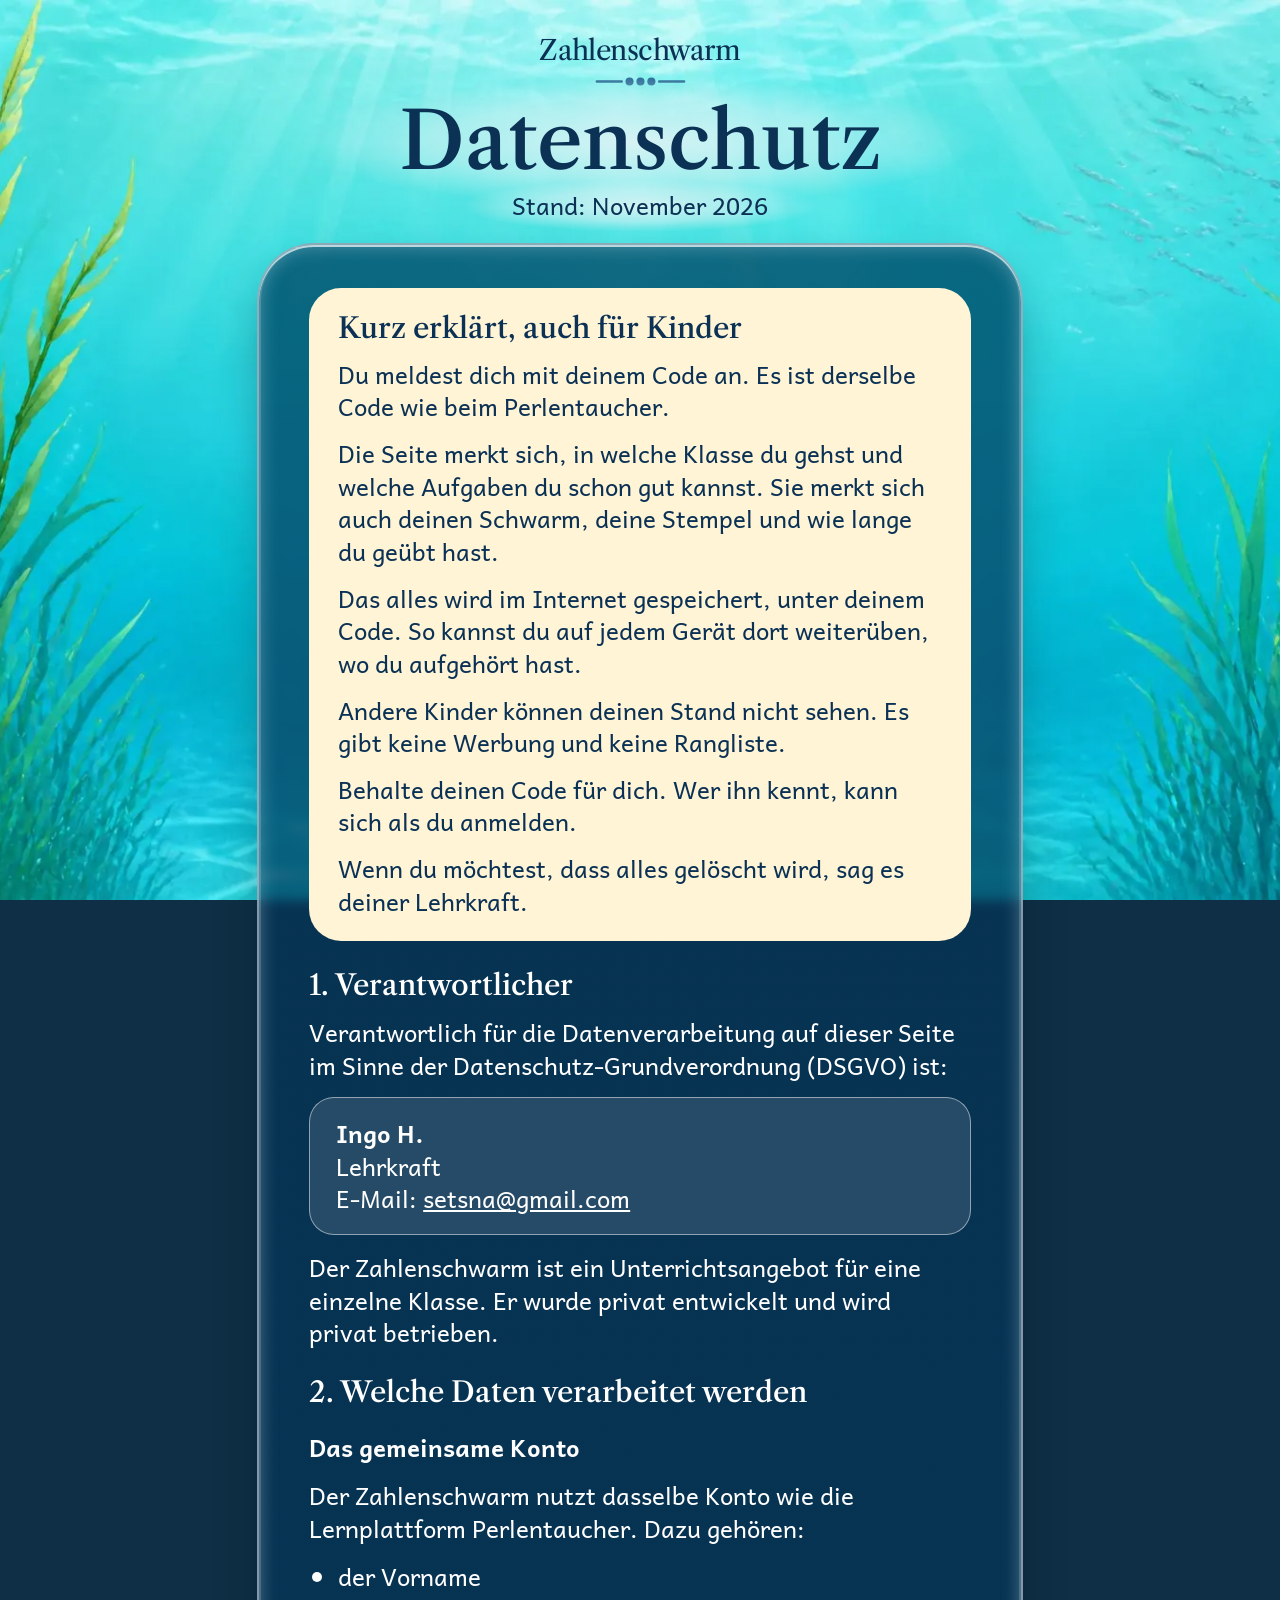
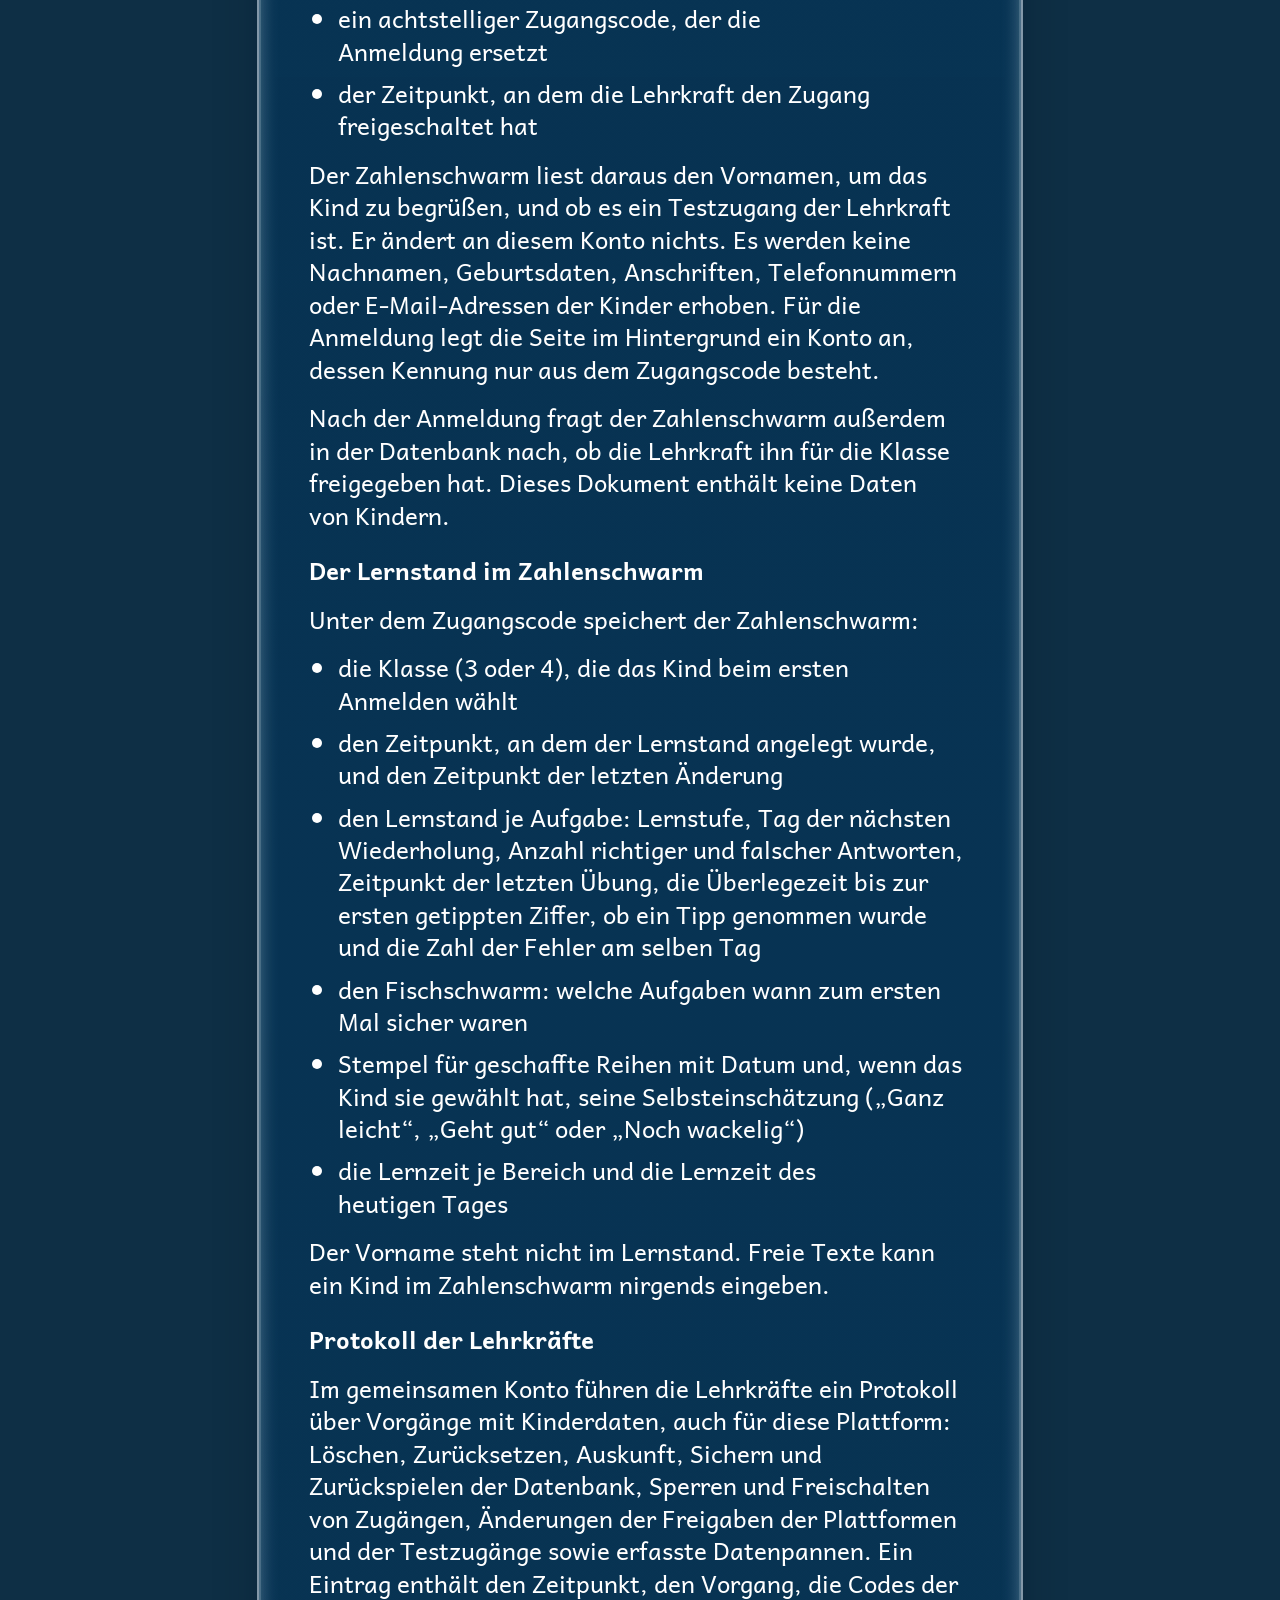
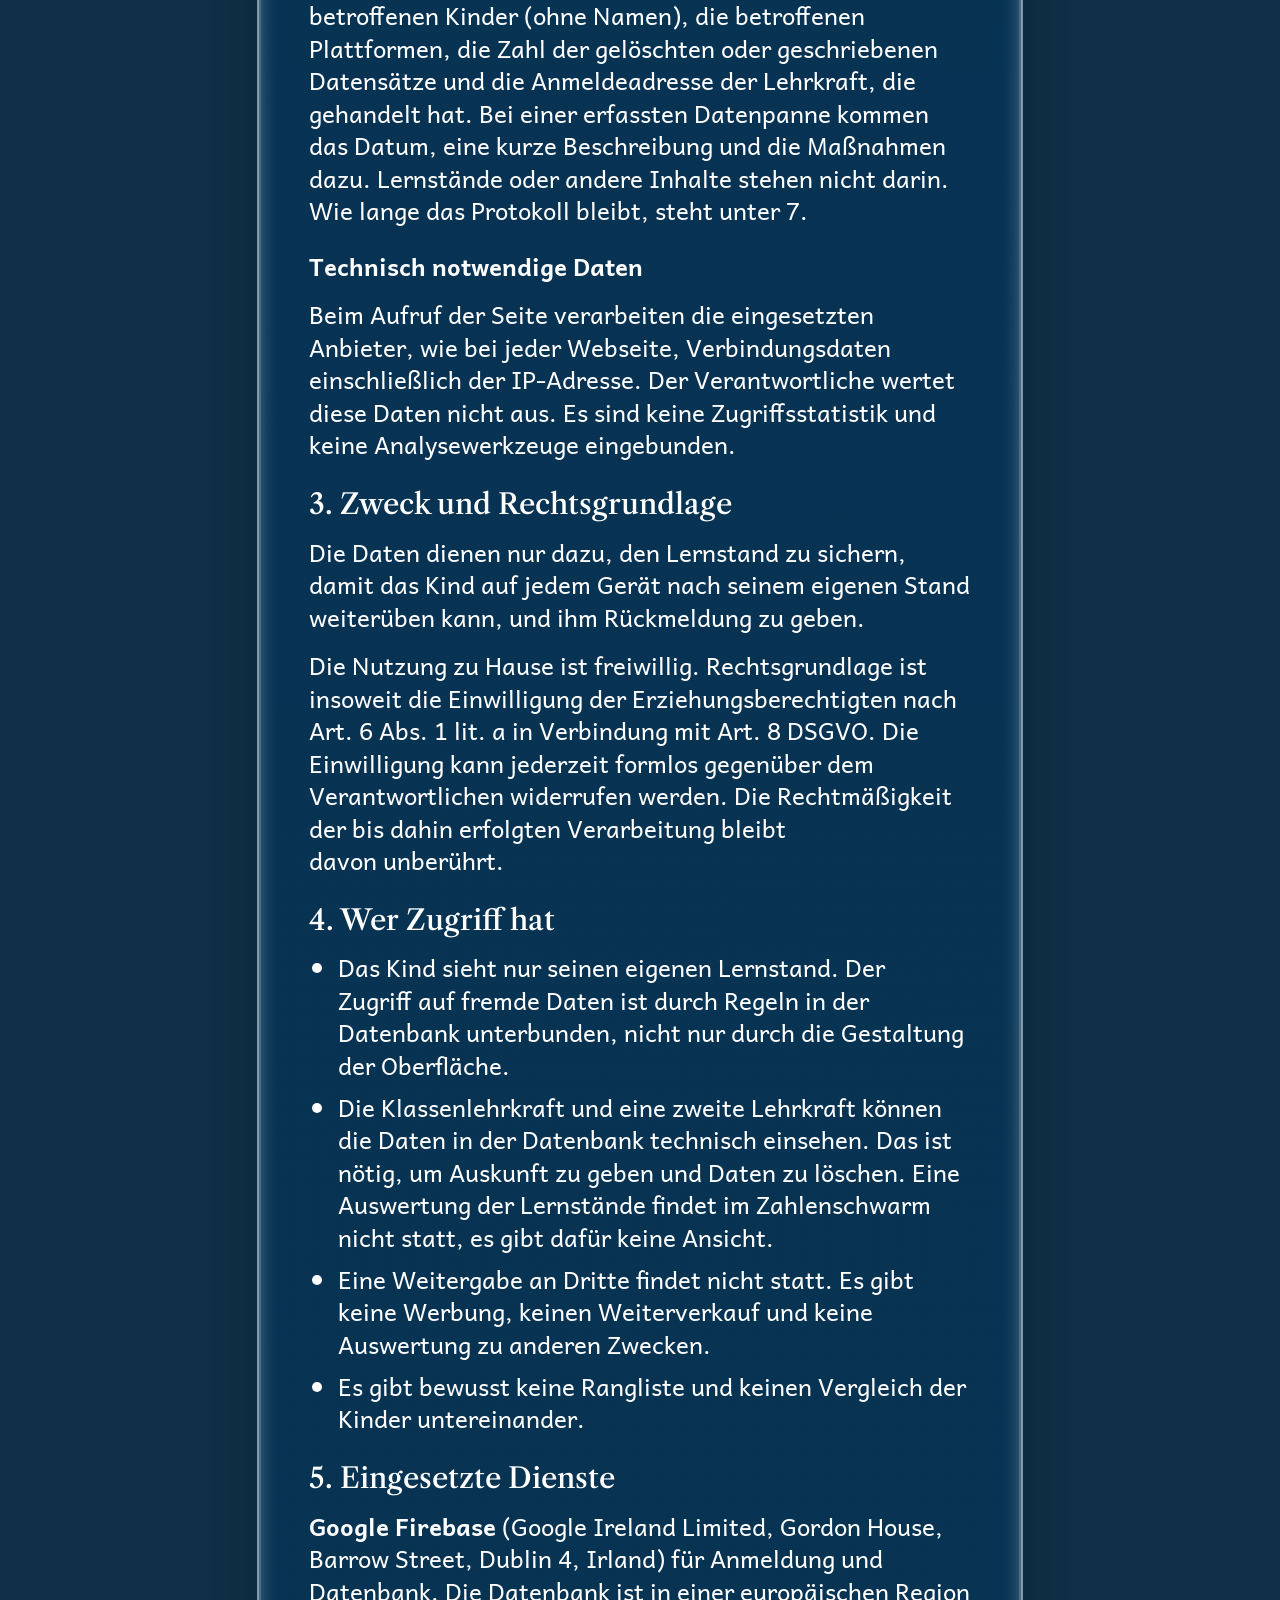
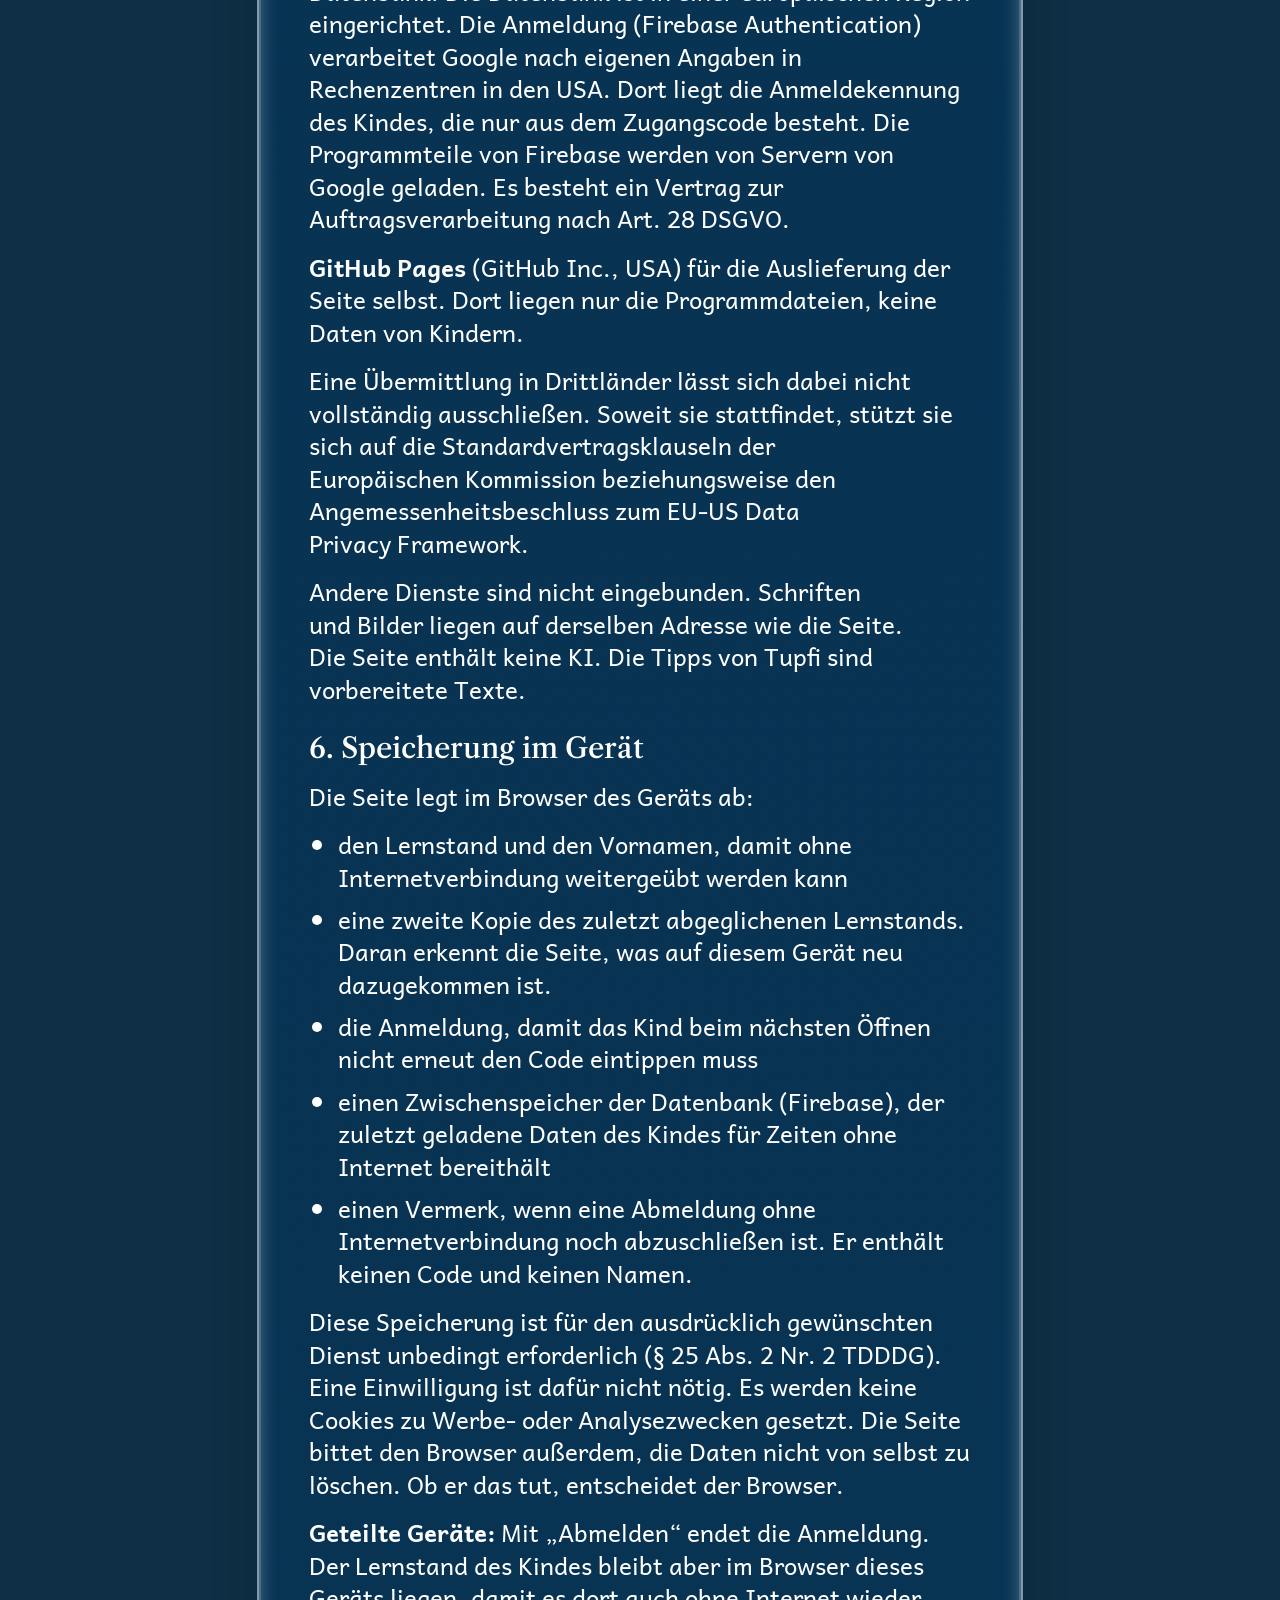
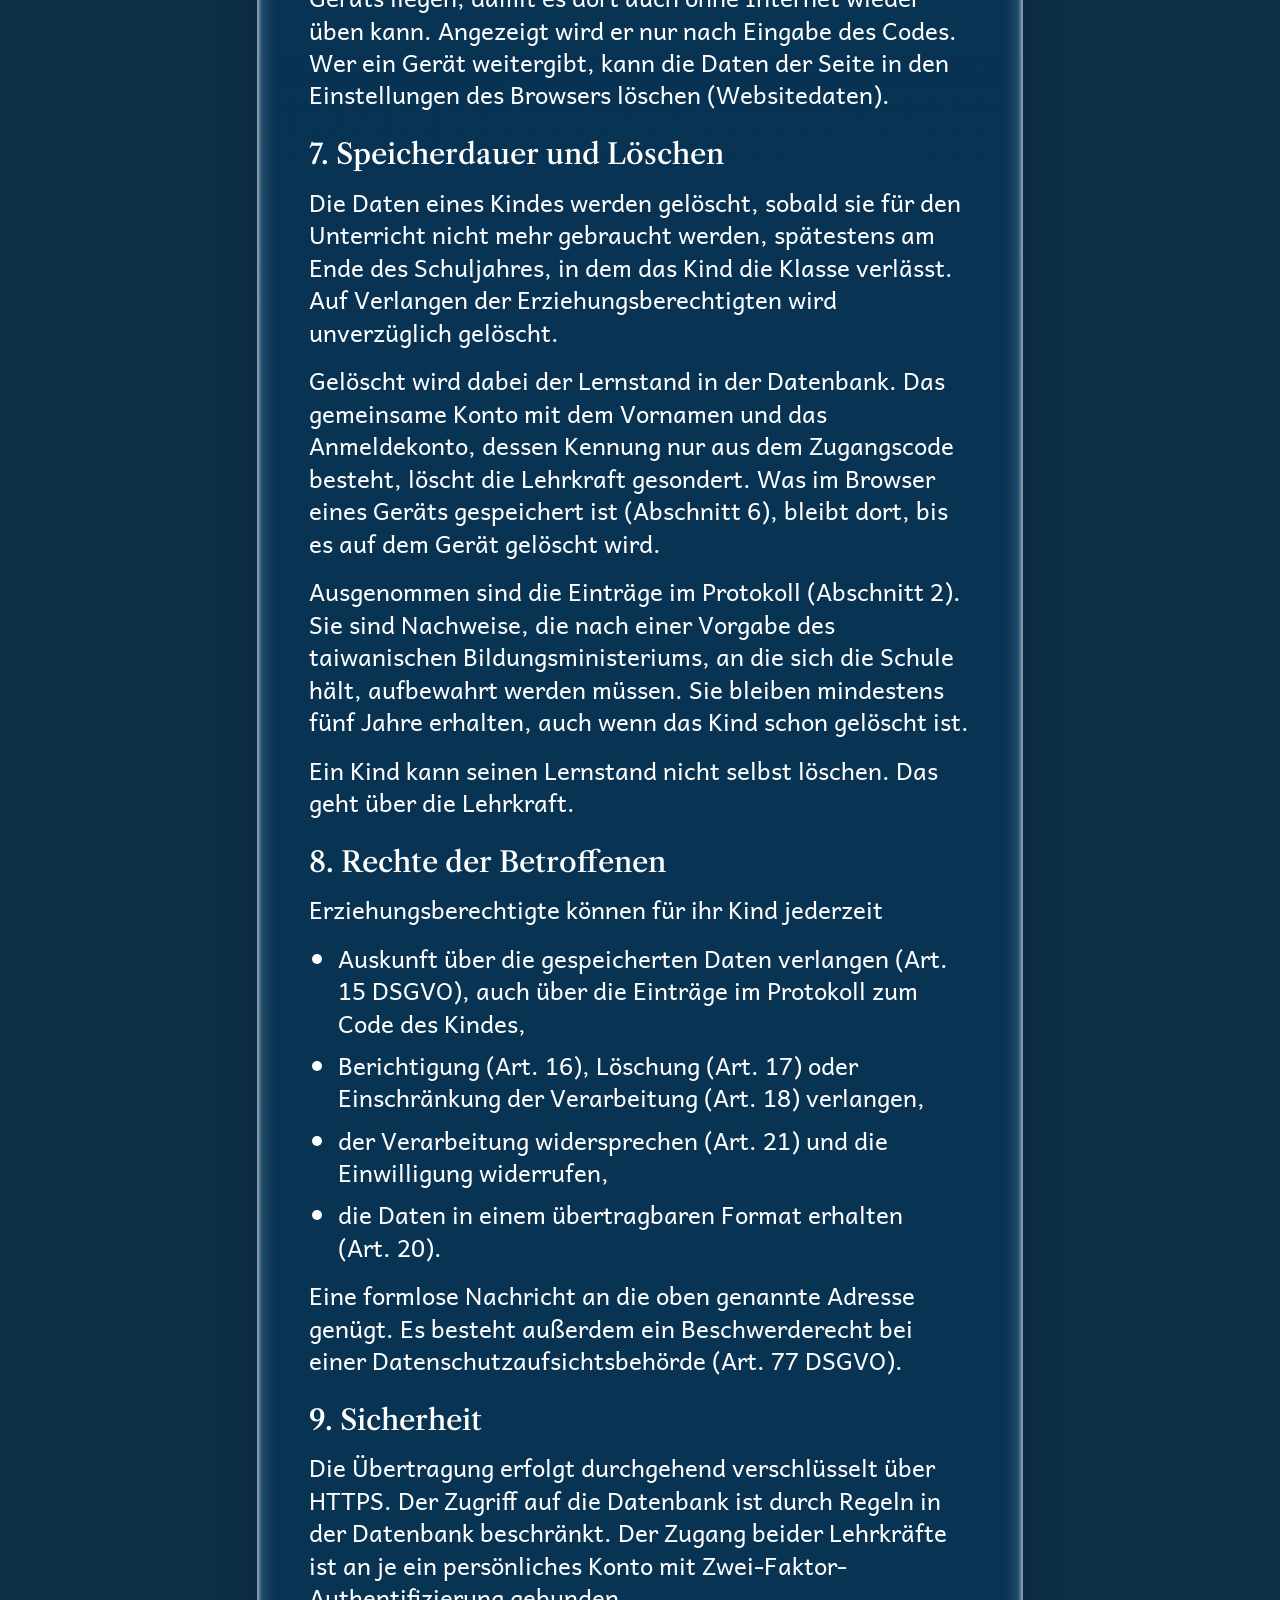
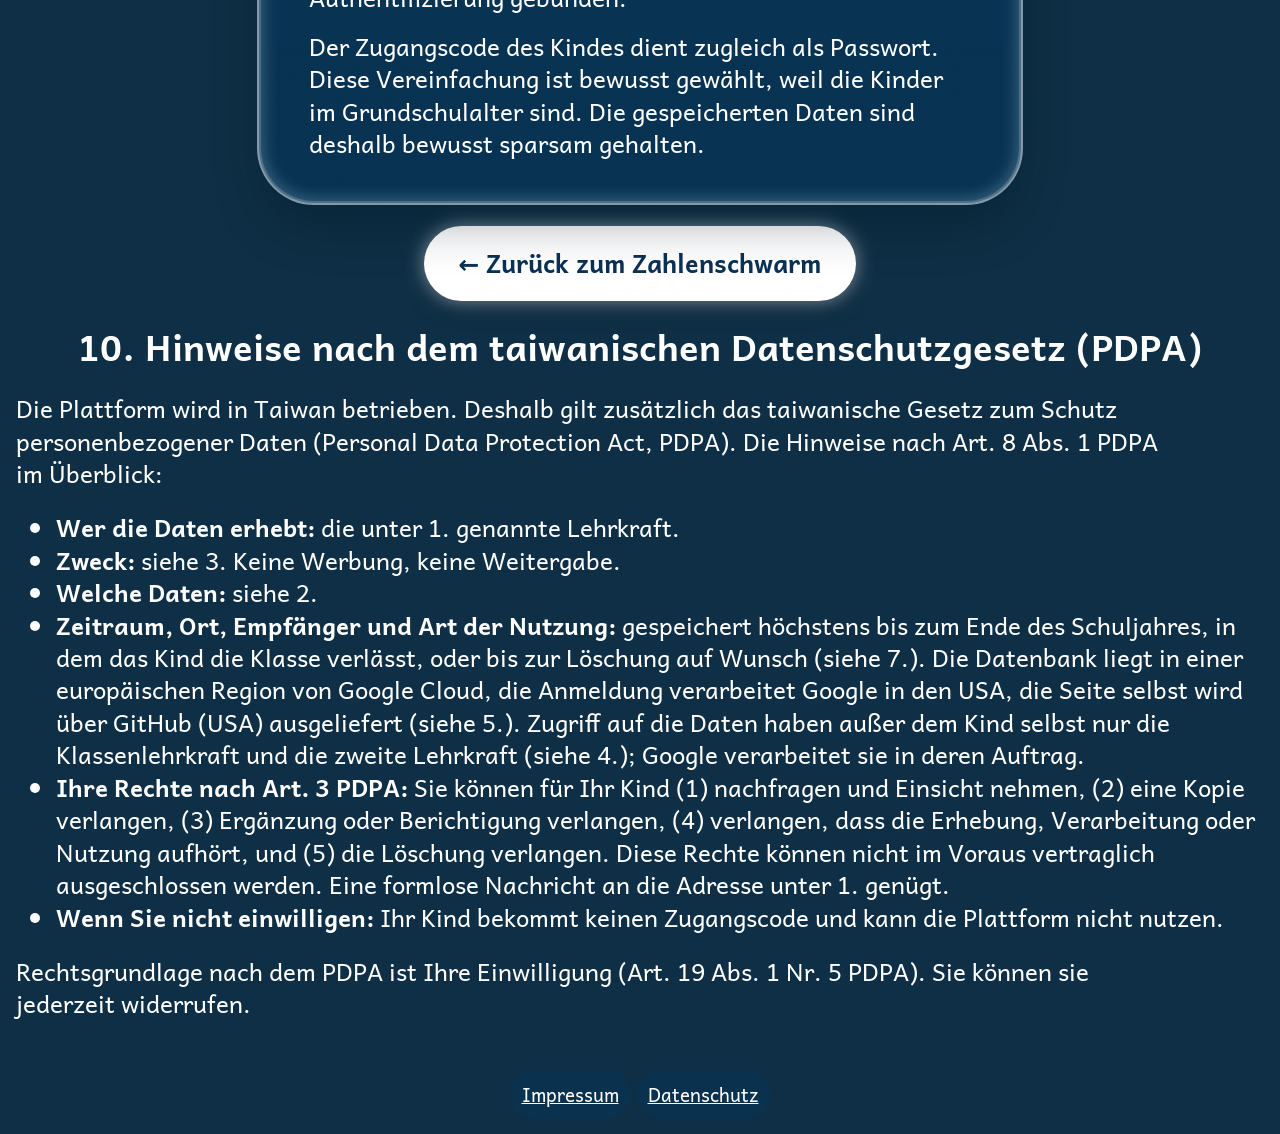
<file: datenschutz.html>
<!doctype html>
<html lang="de">
<head>
  <meta charset="utf-8">
  <meta name="viewport" content="width=device-width, initial-scale=1, viewport-fit=cover">
  <!-- Content Security Policy: Der Browser fuehrt nur Skripte aus den
       eigenen Dateien aus und laedt nichts von fremden Adressen.
       Eingeschleuster Code (Inline-Skripte, Ereignis-Attribute, fremde
       Adressen) wird blockiert. Neue fremde Adresse = hier eintragen. -->
  <meta http-equiv="Content-Security-Policy" content="default-src 'none'; script-src 'self'; style-src 'self' 'unsafe-inline'; img-src 'self' data: blob:; font-src 'self'; manifest-src 'self'; connect-src 'self'; base-uri 'none'; form-action 'self'; object-src 'none'">
  <meta name="robots" content="noindex, nofollow">
  <meta name="theme-color" content="#0e2f45">
  <title>Datenschutz – Zahlenschwarm</title>
  <link rel="icon" href="bilder/tupfi.png?b=4">
  <link rel="manifest" href="manifest.webmanifest">
  <link rel="apple-touch-icon" href="bilder/app-180.png?b=4">
  <meta name="apple-mobile-web-app-capable" content="yes">
  <meta name="mobile-web-app-capable" content="yes">
  <meta name="apple-mobile-web-app-title" content="Zahlenschwarm">
  <meta name="apple-mobile-web-app-status-bar-style" content="black-translucent">
  <link rel="stylesheet" href="schriften/schriften.css?v=37">
  <link rel="stylesheet" href="css/tokens.css?v=37">
  <link rel="stylesheet" href="css/zs.css?v=37">
</head>
<body>
  <div class="grund" aria-hidden="true"></div>
  <div class="licht" aria-hidden="true"></div>
  <main class="seite">
    <header class="kopf">
      <a class="wortmarke" href="index.html">Zahlenschwarm<svg class="zier" viewBox="0 0 60 16" aria-hidden="true" focusable="false"><path d="M2 8H18M42 8H58" stroke="#2d6f98" stroke-width="1.6" stroke-linecap="round"/><circle cx="23" cy="8" r="2.6" fill="#2d6f98"/><circle cx="30" cy="8" r="2.6" fill="#2d6f98"/><circle cx="37" cy="8" r="2.6" fill="#2d6f98"/></svg></a>
      <h1 class="frage">Datenschutz</h1>
      <p class="einleitung hof">Stand: November 2026</p>
    </header>

    <section class="fenster rechtstext" aria-label="Datenschutzerklärung">
      <div class="kurz-kinder">
        <h2>Kurz erklärt, auch für Kinder</h2>
        <p>Du meldest dich mit deinem Code an. Es ist derselbe Code wie beim Perlentaucher.</p>
        <p>Die Seite merkt sich, in welche Klasse du gehst und welche Aufgaben du schon gut kannst. Sie merkt sich auch deinen Schwarm, deine Stempel und wie lange du geübt hast.</p>
        <p>Das alles wird im Internet gespeichert, unter deinem Code. So kannst du auf jedem Gerät dort weiterüben, wo du aufgehört hast.</p>
        <p>Andere Kinder können deinen Stand nicht sehen. Es gibt keine Werbung und keine Rangliste.</p>
        <p>Behalte deinen Code für dich. Wer ihn kennt, kann sich als du anmelden.</p>
        <p>Wenn du möchtest, dass alles gelöscht wird, sag es deiner Lehrkraft.</p>
      </div>

      <h2>1. Verantwortlicher</h2>
      <p>Verantwortlich für die Datenverarbeitung auf dieser Seite im Sinne der Datenschutz-Grundverordnung (DSGVO) ist:</p>
      <div class="rechts-kasten">
        <p><b>Ingo H.</b><br>Lehrkraft<br>E-Mail: <a href="mailto:setsna@gmail.com">setsna@gmail.com</a></p>
      </div>
      <p>Der Zahlenschwarm ist ein Unterrichtsangebot für eine einzelne Klasse. Er wurde privat entwickelt und wird privat betrieben.</p>

      <h2>2. Welche Daten verarbeitet werden</h2>
      <h3>Das gemeinsame Konto</h3>
      <p>Der Zahlenschwarm nutzt dasselbe Konto wie die Lernplattform Perlentaucher. Dazu gehören:</p>
      <ul class="liste">
        <li>der Vorname</li>
        <li>ein achtstelliger Zugangscode, der die Anmeldung ersetzt</li>
        <li>der Zeitpunkt, an dem die Lehrkraft den Zugang freigeschaltet hat</li>
      </ul>
      <p>Der Zahlenschwarm liest daraus den Vornamen, um das Kind zu begrüßen, und ob es ein Testzugang der Lehrkraft ist. Er ändert an diesem Konto nichts. Es werden keine Nachnamen, Geburtsdaten, Anschriften, Telefonnummern oder E-Mail-Adressen der Kinder erhoben. Für die Anmeldung legt die Seite im Hintergrund ein Konto an, dessen Kennung nur aus dem Zugangscode besteht.</p>
      <p>Nach der Anmeldung fragt der Zahlenschwarm außerdem in der Datenbank nach, ob die Lehrkraft ihn für die Klasse freigegeben hat. Dieses Dokument enthält keine Daten von Kindern.</p>

      <h3>Der Lernstand im Zahlenschwarm</h3>
      <p>Unter dem Zugangscode speichert der Zahlenschwarm:</p>
      <ul class="liste">
        <li>die Klasse (3 oder 4), die das Kind beim ersten Anmelden wählt</li>
        <li>den Zeitpunkt, an dem der Lernstand angelegt wurde, und den Zeitpunkt der letzten Änderung</li>
        <li>den Lernstand je Aufgabe: Lernstufe, Tag der nächsten Wiederholung, Anzahl richtiger und falscher Antworten, Zeitpunkt der letzten Übung, die Überlegezeit bis zur ersten getippten Ziffer, ob ein Tipp genommen wurde und die Zahl der Fehler am selben Tag</li>
        <li>den Fischschwarm: welche Aufgaben wann zum ersten Mal sicher waren</li>
        <li>Stempel für geschaffte Reihen mit Datum und, wenn das Kind sie gewählt hat, seine Selbsteinschätzung („Ganz leicht“, „Geht gut“ oder „Noch wackelig“)</li>
        <li>die Lernzeit je Bereich und die Lernzeit des heutigen Tages</li>
      </ul>
      <p>Der Vorname steht nicht im Lernstand. Freie Texte kann ein Kind im Zahlenschwarm nirgends eingeben.</p>

      <h3>Protokoll der Lehrkräfte</h3>
      <p>Im gemeinsamen Konto führen die Lehrkräfte ein Protokoll über Vorgänge mit Kinderdaten, auch für diese Plattform: Löschen, Zurücksetzen, Auskunft, Sichern und Zurückspielen der Datenbank, Sperren und Freischalten von Zugängen, Änderungen der Freigaben der Plattformen und der Testzugänge sowie erfasste Datenpannen. Ein Eintrag enthält den Zeitpunkt, den Vorgang, die Codes der betroffenen Kinder (ohne Namen), die betroffenen Plattformen, die Zahl der gelöschten oder geschriebenen Datensätze und die Anmeldeadresse der Lehrkraft, die gehandelt hat. Bei einer erfassten Datenpanne kommen das Datum, eine kurze Beschreibung und die Maßnahmen dazu. Lernstände oder andere Inhalte stehen nicht darin. Wie lange das Protokoll bleibt, steht unter 7.</p>

      <h3>Technisch notwendige Daten</h3>
      <p>Beim Aufruf der Seite verarbeiten die eingesetzten Anbieter, wie bei jeder Webseite, Verbindungsdaten einschließlich der IP-Adresse. Der Verantwortliche wertet diese Daten nicht aus. Es sind keine Zugriffsstatistik und keine Analysewerkzeuge eingebunden.</p>

      <h2>3. Zweck und Rechtsgrundlage</h2>
      <p>Die Daten dienen nur dazu, den Lernstand zu sichern, damit das Kind auf jedem Gerät nach seinem eigenen Stand weiterüben kann, und ihm Rückmeldung zu geben.</p>
      <p>Die Nutzung zu Hause ist freiwillig. Rechtsgrundlage ist insoweit die Einwilligung der Erziehungsberechtigten nach Art. 6 Abs. 1 lit. a in Verbindung mit Art. 8 DSGVO. Die Einwilligung kann jederzeit formlos gegenüber dem Verantwortlichen widerrufen werden. Die Rechtmäßigkeit der bis dahin erfolgten Verarbeitung bleibt davon unberührt.</p>

      <h2>4. Wer Zugriff hat</h2>
      <ul class="liste">
        <li>Das Kind sieht nur seinen eigenen Lernstand. Der Zugriff auf fremde Daten ist durch Regeln in der Datenbank unterbunden, nicht nur durch die Gestaltung der Oberfläche.</li>
        <li>Die Klassenlehrkraft und eine zweite Lehrkraft können die Daten in der Datenbank technisch einsehen. Das ist nötig, um Auskunft zu geben und Daten zu löschen. Eine Auswertung der Lernstände findet im Zahlenschwarm nicht statt, es gibt dafür keine Ansicht.</li>
        <li>Eine Weitergabe an Dritte findet nicht statt. Es gibt keine Werbung, keinen Weiterverkauf und keine Auswertung zu anderen Zwecken.</li>
        <li>Es gibt bewusst keine Rangliste und keinen Vergleich der Kinder untereinander.</li>
      </ul>

      <h2>5. Eingesetzte Dienste</h2>
      <p><b>Google Firebase</b> (Google Ireland Limited, Gordon House, Barrow Street, Dublin 4, Irland) für Anmeldung und Datenbank. Die Datenbank ist in einer europäischen Region eingerichtet. Die Anmeldung (Firebase Authentication) verarbeitet Google nach eigenen Angaben in Rechenzentren in den USA. Dort liegt die Anmeldekennung des Kindes, die nur aus dem Zugangscode besteht. Die Programmteile von Firebase werden von Servern von Google geladen. Es besteht ein Vertrag zur Auftragsverarbeitung nach Art. 28 DSGVO.</p>
      <p><b>GitHub Pages</b> (GitHub Inc., USA) für die Auslieferung der Seite selbst. Dort liegen nur die Programmdateien, keine Daten von Kindern.</p>
      <p>Eine Übermittlung in Drittländer lässt sich dabei nicht vollständig ausschließen. Soweit sie stattfindet, stützt sie sich auf die Standardvertragsklauseln der Europäischen Kommission beziehungsweise den Angemessenheitsbeschluss zum EU-US Data Privacy Framework.</p>
      <p>Andere Dienste sind nicht eingebunden. Schriften und Bilder liegen auf derselben Adresse wie die Seite. Die Seite enthält keine KI. Die Tipps von Tupfi sind vorbereitete Texte.</p>

      <h2>6. Speicherung im Gerät</h2>
      <p>Die Seite legt im Browser des Geräts ab:</p>
      <ul class="liste">
        <li>den Lernstand und den Vornamen, damit ohne Internetverbindung weitergeübt werden kann</li>
        <li>eine zweite Kopie des zuletzt abgeglichenen Lernstands. Daran erkennt die Seite, was auf diesem Gerät neu dazugekommen ist.</li>
        <li>die Anmeldung, damit das Kind beim nächsten Öffnen nicht erneut den Code eintippen muss</li>
        <li>einen Zwischenspeicher der Datenbank (Firebase), der zuletzt geladene Daten des Kindes für Zeiten ohne Internet bereithält</li>
        <li>einen Vermerk, wenn eine Abmeldung ohne Internetverbindung noch abzuschließen ist. Er enthält keinen Code und keinen Namen.</li>
      </ul>
      <p>Diese Speicherung ist für den ausdrücklich gewünschten Dienst unbedingt erforderlich (§ 25 Abs. 2 Nr. 2 TDDDG). Eine Einwilligung ist dafür nicht nötig. Es werden keine Cookies zu Werbe- oder Analysezwecken gesetzt. Die Seite bittet den Browser außerdem, die Daten nicht von selbst zu löschen. Ob er das tut, entscheidet der Browser.</p>
      <p><b>Geteilte Geräte:</b> Mit „Abmelden“ endet die Anmeldung. Der Lernstand des Kindes bleibt aber im Browser dieses Geräts liegen, damit es dort auch ohne Internet wieder üben kann. Angezeigt wird er nur nach Eingabe des Codes. Wer ein Gerät weitergibt, kann die Daten der Seite in den Einstellungen des Browsers löschen (Websitedaten).</p>

      <h2>7. Speicherdauer und Löschen</h2>
      <p>Die Daten eines Kindes werden gelöscht, sobald sie für den Unterricht nicht mehr gebraucht werden, spätestens am Ende des Schuljahres, in dem das Kind die Klasse verlässt. Auf Verlangen der Erziehungsberechtigten wird unverzüglich gelöscht.</p>
      <p>Gelöscht wird dabei der Lernstand in der Datenbank. Das gemeinsame Konto mit dem Vornamen und das Anmeldekonto, dessen Kennung nur aus dem Zugangscode besteht, löscht die Lehrkraft gesondert. Was im Browser eines Geräts gespeichert ist (Abschnitt 6), bleibt dort, bis es auf dem Gerät gelöscht wird.</p>
      <p>Ausgenommen sind die Einträge im Protokoll (Abschnitt 2). Sie sind Nachweise, die nach einer Vorgabe des taiwanischen Bildungsministeriums, an die sich die Schule hält, aufbewahrt werden müssen. Sie bleiben mindestens fünf Jahre erhalten, auch wenn das Kind schon gelöscht ist.</p>
      <p>Ein Kind kann seinen Lernstand nicht selbst löschen. Das geht über die Lehrkraft.</p>

      <h2>8. Rechte der Betroffenen</h2>
      <p>Erziehungsberechtigte können für ihr Kind jederzeit</p>
      <ul class="liste">
        <li>Auskunft über die gespeicherten Daten verlangen (Art. 15 DSGVO), auch über die Einträge im Protokoll zum Code des Kindes,</li>
        <li>Berichtigung (Art. 16), Löschung (Art. 17) oder Einschränkung der Verarbeitung (Art. 18) verlangen,</li>
        <li>der Verarbeitung widersprechen (Art. 21) und die Einwilligung widerrufen,</li>
        <li>die Daten in einem übertragbaren Format erhalten (Art. 20).</li>
      </ul>
      <p>Eine formlose Nachricht an die oben genannte Adresse genügt. Es besteht außerdem ein Beschwerderecht bei einer Datenschutzaufsichtsbehörde (Art. 77 DSGVO).</p>

      <h2>9. Sicherheit</h2>
      <p>Die Übertragung erfolgt durchgehend verschlüsselt über HTTPS. Der Zugriff auf die Datenbank ist durch Regeln in der Datenbank beschränkt. Der Zugang beider Lehrkräfte ist an je ein persönliches Konto mit Zwei-Faktor-Authentifizierung gebunden.</p>
      <p>Der Zugangscode des Kindes dient zugleich als Passwort. Diese Vereinfachung ist bewusst gewählt, weil die Kinder im Grundschulalter sind. Die gespeicherten Daten sind deshalb bewusst sparsam gehalten.</p>
    </section>

    <p><a class="knopf" href="index.html">← Zurück zum Zahlenschwarm</a></p>

      <h2>10. Hinweise nach dem taiwanischen Datenschutzgesetz (PDPA)</h2>
      <p>Die Plattform wird in Taiwan betrieben. Deshalb gilt zusätzlich das
        taiwanische Gesetz zum Schutz personenbezogener Daten (Personal Data
        Protection Act, PDPA). Die Hinweise nach Art. 8 Abs. 1 PDPA im Überblick:</p>
      <ul>
        <li><b>Wer die Daten erhebt:</b> die unter 1. genannte Lehrkraft.</li>
        <li><b>Zweck:</b> siehe 3. Keine Werbung, keine Weitergabe.</li>
        <li><b>Welche Daten:</b> siehe 2.</li>
        <li><b>Zeitraum, Ort, Empfänger und Art der Nutzung:</b> gespeichert
          höchstens bis zum Ende des Schuljahres, in dem das Kind die Klasse
          verlässt, oder bis zur Löschung auf Wunsch (siehe 7.). Die Datenbank
          liegt in einer europäischen Region von Google Cloud, die Anmeldung
          verarbeitet Google in den USA, die Seite selbst wird über GitHub (USA)
          ausgeliefert (siehe 5.). Zugriff auf die Daten haben außer dem Kind
          selbst nur die Klassenlehrkraft und die zweite Lehrkraft (siehe 4.); Google verarbeitet sie in deren Auftrag.</li>
        <li><b>Ihre Rechte nach Art. 3 PDPA:</b> Sie können für Ihr Kind
          (1) nachfragen und Einsicht nehmen, (2) eine Kopie verlangen,
          (3) Ergänzung oder Berichtigung verlangen, (4) verlangen, dass die
          Erhebung, Verarbeitung oder Nutzung aufhört, und (5) die Löschung
          verlangen. Diese Rechte können nicht im Voraus vertraglich
          ausgeschlossen werden. Eine formlose Nachricht an die Adresse unter 1.
          genügt.</li>
        <li><b>Wenn Sie nicht einwilligen:</b> Ihr Kind bekommt keinen
          Zugangscode und kann die Plattform nicht nutzen.</li>
      </ul>
      <p>Rechtsgrundlage nach dem PDPA ist Ihre Einwilligung (Art. 19 Abs. 1
        Nr. 5 PDPA). Sie können sie jederzeit widerrufen.</p>
  </main>
  <footer class="fuss"><a href="impressum.html">Impressum</a> <a href="datenschutz.html" aria-current="page">Datenschutz</a></footer>
</body>
</html>
</file>
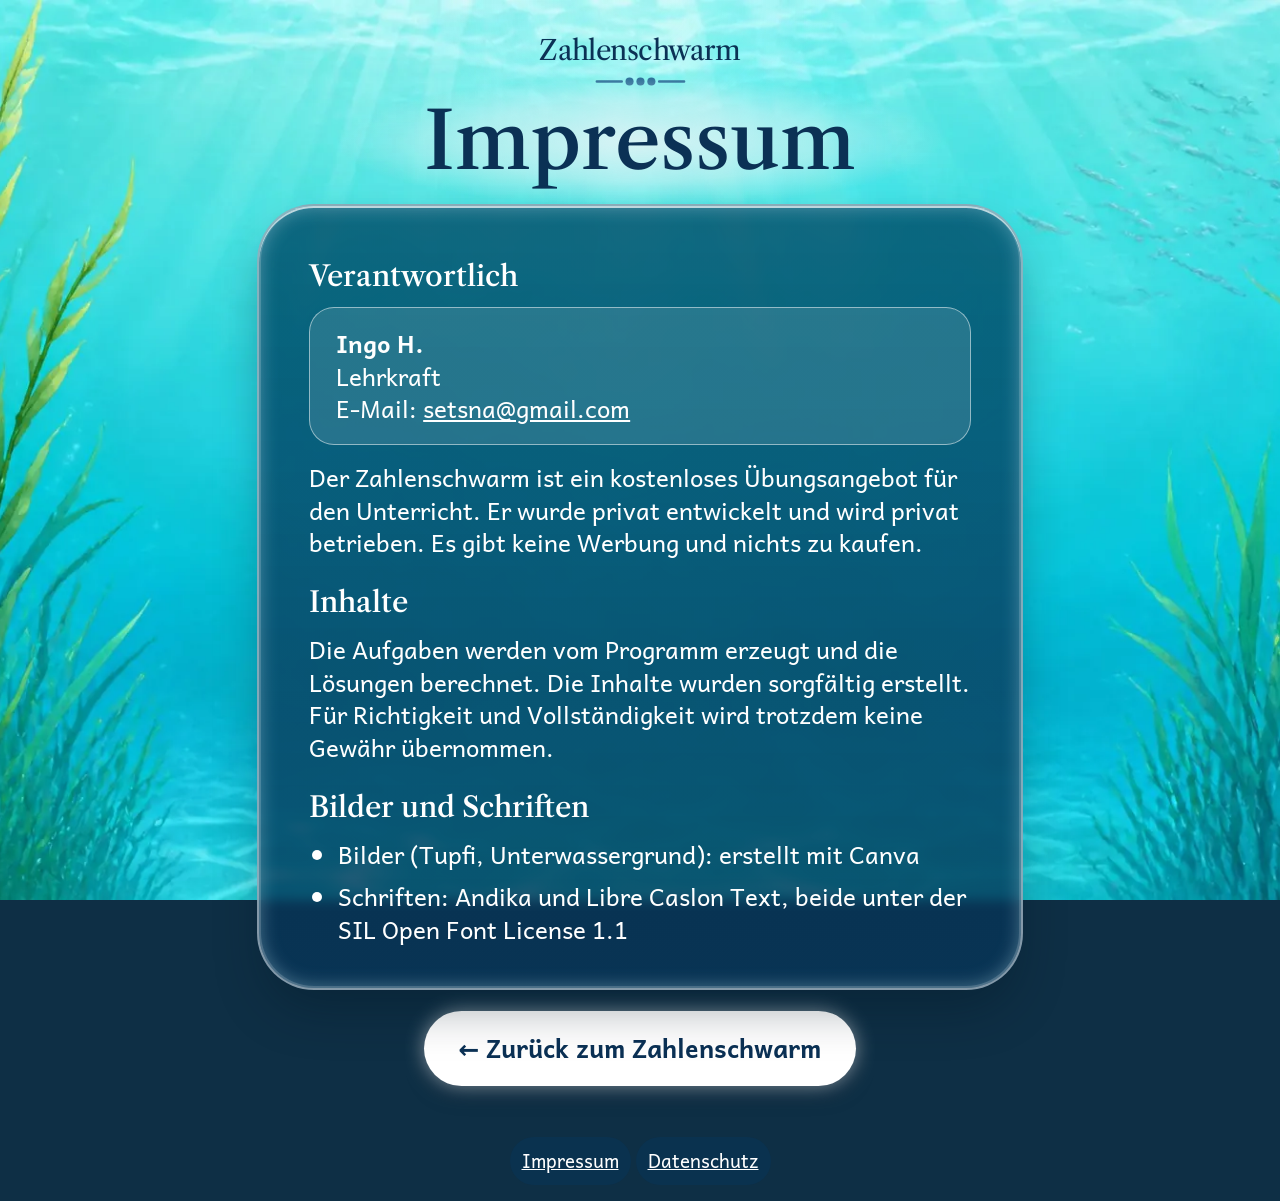
<file: impressum.html>
<!doctype html>
<html lang="de">
<head>
  <meta charset="utf-8">
  <meta name="viewport" content="width=device-width, initial-scale=1, viewport-fit=cover">
  <!-- Content Security Policy: Der Browser fuehrt nur Skripte aus den
       eigenen Dateien aus und laedt nichts von fremden Adressen.
       Eingeschleuster Code (Inline-Skripte, Ereignis-Attribute, fremde
       Adressen) wird blockiert. Neue fremde Adresse = hier eintragen. -->
  <meta http-equiv="Content-Security-Policy" content="default-src 'none'; script-src 'self'; style-src 'self' 'unsafe-inline'; img-src 'self' data: blob:; font-src 'self'; manifest-src 'self'; connect-src 'self'; base-uri 'none'; form-action 'self'; object-src 'none'">
  <meta name="robots" content="noindex, nofollow">
  <meta name="theme-color" content="#0e2f45">
  <title>Impressum – Zahlenschwarm</title>
  <link rel="icon" href="bilder/tupfi.png?b=4">
  <link rel="manifest" href="manifest.webmanifest">
  <link rel="apple-touch-icon" href="bilder/app-180.png?b=4">
  <meta name="apple-mobile-web-app-capable" content="yes">
  <meta name="mobile-web-app-capable" content="yes">
  <meta name="apple-mobile-web-app-title" content="Zahlenschwarm">
  <meta name="apple-mobile-web-app-status-bar-style" content="black-translucent">
  <link rel="stylesheet" href="schriften/schriften.css?v=37">
  <link rel="stylesheet" href="css/tokens.css?v=37">
  <link rel="stylesheet" href="css/zs.css?v=37">
</head>
<body>
  <div class="grund" aria-hidden="true"></div>
  <div class="licht" aria-hidden="true"></div>
  <main class="seite">
    <header class="kopf">
      <a class="wortmarke" href="index.html">Zahlenschwarm<svg class="zier" viewBox="0 0 60 16" aria-hidden="true" focusable="false"><path d="M2 8H18M42 8H58" stroke="#2d6f98" stroke-width="1.6" stroke-linecap="round"/><circle cx="23" cy="8" r="2.6" fill="#2d6f98"/><circle cx="30" cy="8" r="2.6" fill="#2d6f98"/><circle cx="37" cy="8" r="2.6" fill="#2d6f98"/></svg></a>
      <h1 class="frage">Impressum</h1>
    </header>

    <section class="fenster rechtstext" aria-label="Impressum">
      <h2>Verantwortlich</h2>
      <div class="rechts-kasten">
        <p><b>Ingo H.</b><br>Lehrkraft<br>E-Mail: <a href="mailto:setsna@gmail.com">setsna@gmail.com</a></p>
      </div>
      <p>Der Zahlenschwarm ist ein kostenloses Übungsangebot für den Unterricht. Er wurde privat entwickelt und wird privat betrieben. Es gibt keine Werbung und nichts zu kaufen.</p>

      <h2>Inhalte</h2>
      <p>Die Aufgaben werden vom Programm erzeugt und die Lösungen berechnet. Die Inhalte wurden sorgfältig erstellt. Für Richtigkeit und Vollständigkeit wird trotzdem keine Gewähr übernommen.</p>

      <h2>Bilder und Schriften</h2>
      <ul class="liste">
        <li>Bilder (Tupfi, Unterwassergrund): erstellt mit Canva</li>
        <li>Schriften: Andika und Libre Caslon Text, beide unter der SIL Open Font License 1.1</li>
      </ul>
    </section>

    <p><a class="knopf" href="index.html">← Zurück zum Zahlenschwarm</a></p>
  </main>
  <footer class="fuss"><a href="impressum.html" aria-current="page">Impressum</a> <a href="datenschutz.html">Datenschutz</a></footer>
</body>
</html>
</file>
<file: schriften/schriften.css>
/* Selbst gehostete Schriften, beide SIL Open Font License 1.1 (Lizenztexte in diesem Ordner). */
@font-face{font-family:'Libre Caslon Text';font-style:normal;font-weight:400 700;font-display:swap;src:url(libre-caslon-text.woff2) format('woff2')}
@font-face{font-family:'Andika';font-style:normal;font-weight:400;font-display:swap;src:url(andika-latin-400-normal.woff2) format('woff2')}
@font-face{font-family:'Andika';font-style:normal;font-weight:700;font-display:swap;src:url(andika-latin-700-normal.woff2) format('woff2')}
</file>
<file: css/tokens.css>
/* Zahlenschwarm: alle Farben, Schriften, Größen und Abstände an einer Stelle.
   Look wie bei Riff-Akten (gemalter Unterwassergrund, gläserne Fenster, Serifen-Überschriften),
   eigener Akzent ist Tupfis Gelb.
   Alle Größen sind Entwurfspixel mal --s. Entwurfsfläche: iPad hochkant, 1088 px breit.
   Feste Untergrenzen nur für Tippflächen (48 px) und Text (mindestens 17 px, Design-Review 11.11.2026). */
:root {
  --breite: 100vw;
  --s: calc(min(var(--breite), 1088px) / 1088);

  /* Farben */
  --tiefe: #0e2f45;                      /* dunkles Wasser, Grund hinter allem */
  --navy: #0b3155;                       /* Text auf hellen Lichthöfen und weißen Knöpfen */
  --navy-weich: #133c5a;
  --weiss: #ffffff;
  --tupfi: #f5c842;                      /* Akzent, nur mit Navy-Text */
  --tupfi-hell: #fff4d6;
  --glas-kante: rgba(255, 255, 255, 0.5);
  --glas-glanz: rgba(255, 255, 255, 0.62);
  --glas-schatten: rgba(3, 20, 35, 0.38);
  /* Glas, auf dem weißer Text steht: mindestens 0.7 Deckkraft, damit 4.5:1 auch über hellem Licht hält */
  --glas-text-oben: rgba(10, 52, 84, 0.72);
  --glas-text-unten: rgba(10, 52, 84, 0.82);
  --hof: rgba(228, 243, 245, 0.88);      /* Lichthof hinter Navy-Überschriften */
  --hof-rand: rgba(228, 243, 245, 0.5);
  --gut: #0b6b4f;
  --fast: #8a4b00;
  --meldung-grund: #fff4d6;
  --gut-hell: #9ff0cc;                   /* "Richtig!" und richtige Zahl auf dunklem Glas */
  --gut-rand: #7fe3b8;
  --fast-hell: #ffd28a;                  /* "Fast!" auf dunklem Glas */
  --tupfi-blass: #fbe7a6;                /* Prüfen, solange die Bedenkzeit läuft */
  --grund-ersatz: linear-gradient(180deg, #e6f2ef 0%, #a9d4e1 30%, #3f86a8 62%, #12425f 100%);
  --dialog-oben: #164a6e;
  --dialog-unten: #0e3554;
  /* Fische und Stempel je Bereich: Einmaleins gelb wie Tupfi, Geteilt meerblau, Plus/Minus koralle */
  --fisch-mal: #f5c842;
  --fisch-mal-rand: #b9821a;
  --fisch-mal-flosse: #e0a92a;
  --fisch-geteilt: #7cc7ee;
  --fisch-geteilt-rand: #2a6f9a;
  --fisch-plusminus: #ff9e85;
  --fisch-plusminus-rand: #b4513a;
  --stempel-grund: #fff8e6;
  --zier: #2d6f98;                       /* Zierlinie unter der Wortmarke */
  --schwarm-hinterlegt: rgba(11, 49, 85, 0.14);   /* zarter Hintergrund je Schwarm im Tipp-Bild */

  /* Schriften */
  --serif: 'Libre Caslon Text', Georgia, 'Times New Roman', serif;   /* Überschriften */
  --sans: 'Andika', 'Trebuchet MS', system-ui, sans-serif;           /* Text */
  --ziffern: 'Andika', 'Trebuchet MS', system-ui, sans-serif;        /* Zahlen; 1/7, 6/9, 0/O eindeutig (tools/ziffern.html, geprüft 11.11.2026) */

  --text: max(17px, calc(27 * var(--s)));
  --klein: max(17px, calc(21 * var(--s)));
  --h1: calc(89 * var(--s));
  --h2: max(22px, calc(40 * var(--s)));
  --wortmarke: max(20px, calc(31 * var(--s)));

  /* Maße */
  --ziel: max(48px, calc(72 * var(--s)));        /* Mindesthöhe für alles, was man antippt */
  --ziel-gross: max(56px, calc(84 * var(--s)));  /* Hauptknöpfe */
  --abstand: calc(24 * var(--s));
  --abstand-gross: calc(48 * var(--s));
  --ecke: calc(64 * var(--s));
  --fenster-breite: min(100% - 32px, calc(860 * var(--s)));
  --ease: cubic-bezier(0.16, 1, 0.3, 1);

  color-scheme: dark;   /* wie Riff-Akten: kein eigener Dunkelmodus, der Look ist schon Unterwasser */
}

/* iPad quer, Laptop, Tafel: Maßstab an Höhe und Breite ausrichten */
@media (orientation: landscape) and (min-width: 820px) {
  :root { --s: min(calc(100svh / 1010), calc(var(--breite) / 1360)); }
}
/* Handy hochkant */
@media (max-width: 600px) and (orientation: portrait) {
  :root { --s: calc(var(--breite) / 600); }
}
</file>
<file: css/zs.css>
/* Zahlenschwarm: Layout. Alle Werte kommen aus tokens.css.
   Aufbau angelehnt an Riff-Akten: fester gemalter Grund, Lichtschacht, Randblasen, Glasfenster. */
*, ::before, ::after { box-sizing: border-box; }
html { -webkit-text-size-adjust: 100%; text-size-adjust: 100%; overflow-x: hidden; overflow-x: clip; }
body {
  margin: 0;
  min-height: 100svh;
  background: var(--tiefe);
  color: var(--weiss);
  font-family: var(--sans);
  font-size: var(--text);
  line-height: 1.35;
  -webkit-font-smoothing: antialiased;
  -webkit-tap-highlight-color: transparent;
  font-variant-numeric: lining-nums;   /* Caslon-Ziffern gleich hoch, z. B. "65 Fische" */
  display: flex;
  flex-direction: column;
}
h1, h2, h3, p, ul { margin: 0; }
p, li { text-wrap: pretty; }   /* kein einzelnes Wort allein in der letzten Zeile */
a { color: inherit; }
img { display: block; max-width: 100%; height: auto; }
/* Doppelter Fokusring: innen Navy, außen Weiß, sichtbar auf hellem und dunklem Wasser (Design-Review) */
:focus-visible { outline: 3px solid var(--navy); outline-offset: 2px; border-radius: 12px; box-shadow: 0 0 0 7px var(--weiss) !important; }
::selection { background: var(--tupfi); color: var(--navy); }
[hidden] { display: none !important; }
.nurvorlesen { position: absolute; width: 1px; height: 1px; overflow: hidden; clip: rect(0 0 0 0); white-space: nowrap; }

/* ---------- Grund, Licht, Blasen: nur Schmuck ---------- */
.grund {
  position: fixed; inset: 0; z-index: -3;
  /* Ersatz, solange das Bild lädt: oben hell, damit Navy sofort lesbar ist */
  background: url(../bilder/grund-hoch.webp?b=4) 50% 0 / cover no-repeat, var(--grund-ersatz);
}
@media (orientation: landscape) {
  .grund { background-image: url(../bilder/grund-quer.webp?b=4), var(--grund-ersatz); }
}
.licht {
  position: fixed; z-index: -2; pointer-events: none;
  top: 0; left: 50%;
  width: calc(760 * var(--s)); height: calc(470 * var(--s));
  transform: translateX(-50%);
  background: radial-gradient(38% 60% at 50% 0%, rgba(255, 252, 235, 0.42), rgba(220, 244, 250, 0.16) 55%, transparent 78%);
  opacity: 0.55;
  animation: licht-atmen 11s ease-in-out infinite alternate;
}
@keyframes licht-atmen { to { opacity: 1; transform: translateX(-50%) scaleX(1.08); } }
.blasen { position: fixed; inset: 0; z-index: -2; pointer-events: none; }
.blasen span {
  position: absolute; bottom: 0;
  width: calc(14 * var(--s)); aspect-ratio: 1; border-radius: 50%;
  border: 1px solid rgba(235, 250, 255, 0.55);
  background: radial-gradient(circle at 32% 30%, rgba(255, 255, 255, 0.7) 0 14%, rgba(200, 238, 250, 0.08) 40%, transparent 70%);
  opacity: 0;
  animation: blase-steigt 18s linear infinite;
}
.blasen span:nth-child(1) { left: 0.8%; animation-duration: 17s; animation-delay: -2s; }
.blasen span:nth-child(2) { left: 2.2%; width: calc(9 * var(--s)); animation-duration: 22s; animation-delay: -11s; }
.blasen span:nth-child(3) { left: 3.4%; width: calc(6 * var(--s)); animation-duration: 15s; animation-delay: -7s; }
.blasen span:nth-child(4) { right: 0.8%; width: calc(11 * var(--s)); animation-duration: 20s; animation-delay: -4s; }
.blasen span:nth-child(5) { right: 2.4%; width: calc(7 * var(--s)); animation-duration: 16s; animation-delay: -13s; }
.blasen span:nth-child(6) { right: 3.4%; width: calc(9 * var(--s)); animation-duration: 24s; animation-delay: -18s; }
@keyframes blase-steigt {
  0% { transform: translate3d(0, 0, 0); opacity: 0; }
  10% { opacity: 0.9; }
  50% { transform: translate3d(calc(10 * var(--s)), -50vh, 0); }
  85% { opacity: 0.7; }
  100% { transform: translate3d(calc(-6 * var(--s)), -100vh, 0); opacity: 0; }
}

/* ---------- Seite ---------- */
.seite {
  flex: 1; width: 100%;
  display: flex; flex-direction: column; align-items: center;
  gap: var(--abstand-gross);
  /* safe-area: auf dem iPad als App nicht unter die Statusleiste rutschen */
  padding: calc(64 * var(--s) + env(safe-area-inset-top, 0px)) max(16px, env(safe-area-inset-right, 0px)) var(--abstand-gross) max(16px, env(safe-area-inset-left, 0px));
  overflow-x: clip;
}

/* Kopf: kleine Wortmarke, Zierlinie, große Überschrift, Tupfi */
.kopf { display: flex; flex-direction: column; align-items: center; text-align: center; gap: calc(14 * var(--s)); color: var(--navy); }
.wortmarke {
  font-family: var(--serif); font-size: var(--wortmarke); letter-spacing: -0.02em;
  color: var(--navy); text-decoration: none; position: relative;
  min-height: 48px; display: inline-flex; flex-direction: column; align-items: center; justify-content: center;
}
.zier { width: max(72px, calc(120 * var(--s))); height: max(18px, calc(28 * var(--s))); }
.frage, .hof {
  position: relative; isolation: isolate;
}
.frage::before, .hof::before {
  content: ""; position: absolute; inset: -30% -20%; z-index: -1; pointer-events: none;
  background: radial-gradient(closest-side, var(--hof), var(--hof-rand) 60%, transparent);
}
.frage { font-family: var(--serif); font-weight: 500; font-size: var(--h1); line-height: 1.02; text-wrap: balance; color: var(--navy); }
.einleitung { max-width: 30em; color: var(--navy); }
.tupfi { width: calc(300 * var(--s)); min-width: 150px; filter: drop-shadow(0 calc(14 * var(--s)) calc(16 * var(--s)) rgba(3, 20, 35, 0.35)); }

/* ---------- Glasfenster ---------- */
.fenster {
  position: relative; isolation: isolate;
  width: var(--fenster-breite);
  color: var(--weiss);
  border-radius: var(--ecke);
  border: 2px solid var(--glas-kante);
  background: linear-gradient(180deg, var(--glas-text-oben), var(--glas-text-unten));
  box-shadow: inset 0 2px 0 var(--glas-glanz), inset 0 0 0 2px rgba(255, 255, 255, 0.16),
    inset 0 0 calc(22 * var(--s)) rgba(200, 240, 255, 0.38), 0 26px 50px -10px var(--glas-schatten);
  -webkit-backdrop-filter: blur(6px) saturate(140%); backdrop-filter: blur(6px) saturate(140%);
  padding: calc(48 * var(--s)) calc(56 * var(--s));
  display: flex; flex-direction: column; gap: var(--abstand);
}
.fenster h2 { font-family: var(--serif); font-weight: 500; font-size: var(--h2); line-height: 1.1; }
.fenster .leise { opacity: 0.92; font-size: var(--klein); }
/* Fenster mit Formular oder Namensliste: alles mittig wie der Kopf darüber */
.fenster.mitte { align-items: center; text-align: center; }
.mitte form { width: 100%; display: flex; flex-direction: column; align-items: center; gap: calc(18 * var(--s)); }
.mitte input[type="text"] { margin-top: 0; text-align: center; }
.mitte .knopfreihe { justify-content: center; }

/* ---------- Plattform gesperrt („Bald offen“, Lehrerbereich des Perlentauchers, 21.11.2026) ---------- */
.zu h2 { display: flex; align-items: center; justify-content: center; gap: 0.45em; }
.zu .schloss { flex: none; width: 0.9em; height: 0.9em; fill: none; stroke: currentColor; stroke-width: 1.6; stroke-linecap: round; stroke-linejoin: round; }

/* ---------- Bereiche auf der Startseite ---------- */
.bereiche-block { width: var(--fenster-breite); display: flex; flex-direction: column; align-items: center; gap: var(--abstand); text-align: center; }
.abschnitt { font-family: var(--serif); font-weight: 500; font-size: max(26px, calc(56 * var(--s))); color: var(--navy); }
.bereiche { list-style: none; padding: 0; margin: 0; width: 100%; display: grid; gap: calc(28 * var(--s)); grid-template-columns: 1fr; }
@media (min-width: 640px) { .bereiche { grid-template-columns: repeat(3, 1fr); } }
.bereiche.reihen { grid-template-columns: repeat(2, minmax(0, 1fr)); }
@media (min-width: 640px) { .bereiche.reihen { grid-template-columns: repeat(5, minmax(0, 1fr)); } }
.bereiche.zwei { grid-template-columns: repeat(2, minmax(0, 1fr)); }
.reihe { min-height: calc(170 * var(--s)); padding: calc(20 * var(--s)) calc(12 * var(--s)); }
.reihe__zahl { font-family: var(--ziffern); font-weight: 700; font-size: max(30px, calc(58 * var(--s))); line-height: 1; white-space: nowrap; }
.reihe--offen { border: 3px solid var(--tupfi); box-shadow: inset 0 2px 0 var(--glas-glanz), 0 0 calc(30 * var(--s)) rgba(245, 200, 66, 0.55), 0 26px 50px -10px var(--glas-schatten); }
.bereich {
  width: 100%; min-height: calc(220 * var(--s)); padding: calc(32 * var(--s)) calc(24 * var(--s));
  border-radius: calc(56 * var(--s)); align-items: center; justify-content: center; text-align: center; gap: .3em;
  font: inherit; cursor: pointer;
}
button.bereich:active { transform: scale(0.97); }
.bereich--bald { cursor: default; background: linear-gradient(180deg, rgba(10, 52, 84, 0.72), rgba(10, 52, 84, 0.8)); }
.bereich__titel { font-family: var(--serif); font-weight: 500; font-size: max(22px, calc(40 * var(--s))); line-height: 1.1; }
.bereich__text { font-size: var(--klein); }
.bereich__status { margin-top: .4em; padding: .15em .9em; border-radius: 999px; background: var(--weiss); color: var(--navy); font-weight: 700; font-size: var(--klein); }

/* Tupfen auf den Reihen-Kacheln: gefüllt sicher, halb übt, leer neu */
.reihen-tupfen { display: grid; grid-template-columns: repeat(5, auto); gap: max(3px, calc(6 * var(--s))); margin-top: .35em; }
.reihen-tupfen--6 { grid-template-columns: repeat(3, auto); }
.rt { display: block; width: max(8px, calc(14 * var(--s))); aspect-ratio: 1; border-radius: 50%; border: 1.5px solid rgba(255, 255, 255, 0.75); }
.rt--sicher { background: var(--tupfi); border-color: var(--tupfi); }
.rt--uebt { background: linear-gradient(90deg, rgba(255, 255, 255, 0.85) 50%, transparent 50%); }
.gemischt { width: 100%; min-height: calc(150 * var(--s)); margin-top: calc(28 * var(--s)); }
button.gemischt { border: 3px solid var(--tupfi); }
/* Heute bereit für dich: schlanke Leiste, damit die Bereiche darunter sichtbar bleiben (Ingo, 11.11.2026) */
.heute { border: 3px solid var(--tupfi); border-radius: calc(36 * var(--s)); padding: calc(20 * var(--s)) calc(32 * var(--s)); gap: calc(10 * var(--s)); text-align: center; align-items: center; }
.heute h2 { font-size: max(19px, calc(30 * var(--s))); }
.heute p { margin: 0; }
.heute .knopf { min-height: var(--ziel); }
@media (min-width: 640px) {
  .heute { display: grid; grid-template-columns: 1fr auto; column-gap: calc(28 * var(--s)); row-gap: .15em; text-align: left; align-items: center; }
  .heute h2 { grid-column: 1; }
  .heute p:not(:last-child) { grid-column: 1; }
  .heute p:last-child { grid-column: 2; grid-row: 1 / span 2; }
}

/* ---------- Für Lehrkräfte und Eltern ---------- */
.erwachsene { padding: 0; gap: 0; }
.erwachsene summary {
  cursor: pointer; list-style: none; display: flex; align-items: center; justify-content: space-between; gap: 1em;
  min-height: var(--ziel); padding: calc(28 * var(--s)) calc(56 * var(--s)); border-radius: var(--ecke);
}
.erwachsene summary::-webkit-details-marker { display: none; }
.erwachsene summary::after { content: "+"; font-size: 1.6em; line-height: 1; font-weight: 700; }
.erwachsene[open] summary::after { content: "–"; }
.erwachsene summary h2 { font-size: max(20px, calc(34 * var(--s))); }
.erwachsene__inhalt { padding: 0 calc(56 * var(--s)) calc(48 * var(--s)); display: flex; flex-direction: column; gap: var(--abstand); }
.erwachsene h3, .rechtstext h2 { font-family: var(--serif); font-weight: 500; font-size: max(19px, calc(32 * var(--s))); margin-top: .4em; }
.erwachsene a, .rechtstext a { color: var(--weiss); }
/* Zwischenüberschriften in den Rechtstexten (z. B. Datenschutz, Abschnitt 2) */
.rechtstext h3 { font-weight: 700; font-size: inherit; margin-top: .3em; }
.liste { margin: 0; padding-left: 1.2em; display: flex; flex-direction: column; gap: .4em; }
.tabelle-rahmen { overflow-x: auto; }
table { border-collapse: collapse; width: 100%; font-size: var(--klein); }
th, td { text-align: left; vertical-align: top; padding: .5em .7em; border-bottom: 1px solid rgba(255, 255, 255, 0.35); }
thead th { font-weight: 700; border-bottom: 2px solid var(--glas-kante); }
tbody th { font-weight: 700; width: 34%; }

/* ---------- Rechtstexte (Impressum, Datenschutz) ---------- */
.rechtstext { gap: calc(18 * var(--s)); }
.rechts-kasten { background: rgba(255, 255, 255, 0.12); border: 1px solid var(--glas-kante); border-radius: calc(28 * var(--s)); padding: .8em 1.1em; }
.kurz-kinder { background: var(--tupfi-hell); color: var(--navy); border-radius: calc(36 * var(--s)); padding: 1em 1.2em; display: flex; flex-direction: column; gap: .6em; }
.kurz-kinder h2 { margin-top: 0; }
.kurz-kinder a { color: var(--navy); }

/* ---------- Üben-Ansicht ---------- */
/* Beim Üben wird der Grund ruhiger: abgedunkelt, keine Blasen, kein atmendes Licht */
body.uebt .grund::after { content: ""; position: absolute; inset: 0; background: rgba(8, 38, 62, 0.45); }
body.uebt .blasen { display: none; }
body.uebt .licht { animation: none; opacity: .5; }
body.uebt .fuss { display: none; }
.ueben { width: min(100%, calc(1180 * var(--s))); display: flex; flex-direction: column; gap: var(--abstand); }
.ueben__leiste { display: flex; align-items: center; justify-content: space-between; gap: 12px; }
.knopf--klein { min-height: var(--ziel); font-size: max(16px, calc(24 * var(--s))); padding: 0 1em; }
.tipp-knopf img { width: max(32px, calc(48 * var(--s))); height: auto; margin: -6px 0 -6px -6px; }
.tupfen { list-style: none; margin: 0; padding: 0; display: flex; gap: max(6px, calc(10 * var(--s))); }
.tupfen li { width: max(12px, calc(18 * var(--s))); aspect-ratio: 1; border-radius: 50%; border: 2px solid rgba(255, 255, 255, 0.8); }
.tupfen li.voll { background: var(--tupfi); border-color: var(--tupfi); }
.tupfen li.jetzt { background: rgba(255, 255, 255, 0.85); }

.ueben__flaeche { display: grid; gap: var(--abstand); justify-items: center; }
@media (orientation: landscape) and (min-width: 820px) {
  .ueben__flaeche { grid-template-columns: minmax(0, 1fr) auto; align-items: start; }
}
.aufgabe-fenster { width: 100%; align-items: center; text-align: center; min-height: calc(300 * var(--s)); justify-content: center; container-type: inline-size; }
/* Aufgabe immer in einer Zeile: Schrift höchstens 120 Entwurfspixel, sonst so groß, dass "10 · 10 = 100" ins Fenster passt */
.aufgabe { font-family: var(--ziffern); font-weight: 700; font-size: max(24px, min(calc(120 * var(--s)), min(12cqi, calc(12cqi * 17 / var(--laenge, 13))))); line-height: 1.1; display: flex; align-items: baseline; justify-content: center; flex-wrap: nowrap; white-space: nowrap; gap: .3em; font-variant-numeric: lining-nums tabular-nums; }
.eingabe { min-width: 2.2ch; padding: 0 .2em; border-bottom: 4px solid var(--tupfi); color: var(--weiss); }
.eingabe.leer { color: rgba(255, 255, 255, 0.55); }
.ist-richtig .eingabe { border-color: var(--gut-rand); }
.ist-fast .eingabe { border-color: var(--fast-hell); }
/* Nach "Fast!" steht die richtige Zahl groß in der Aufgabe (Ingo, 11.11.2026) */
.eingabe.ist-loesung { color: var(--gut-hell); border-color: var(--gut-rand); }

.rueck { display: flex; flex-direction: column; align-items: center; gap: .4em; }
.rueck:empty { display: none; }
.rueck__titel { font-family: var(--serif); font-weight: 500; font-size: max(26px, calc(52 * var(--s))); display: inline-flex; align-items: center; gap: .3em; }
.rueck--gut { color: var(--gut-hell); }
.rueck--fast { color: var(--fast-hell); }
.rueck__eigene { font-size: var(--klein); opacity: .85; }
.rueck__weg { margin: 0; padding: 0; display: flex; flex-direction: column; gap: .8em; max-width: 30em; font-size: max(18px, calc(32 * var(--s))); }
.weg-block { display: flex; flex-direction: column; gap: .1em; }
.weg-block p, .rueck__weg > p { margin: 0; line-height: 1.3; }
.weg-ueber { opacity: .85; }
.rechnung { white-space: nowrap; }
.rueck__hinweis { font-weight: 700; color: var(--tupfi); }

.tipp { width: 100%; background: var(--tupfi-hell); color: var(--navy); border-radius: calc(36 * var(--s)); padding: .8em 1.1em; display: flex; flex-direction: column; gap: .6em; text-align: left; }
.tipp__kopf { font-family: var(--serif); font-weight: 500; font-size: max(19px, calc(30 * var(--s))); display: flex; justify-content: space-between; gap: 1em; }
.tipp__nr { font-family: var(--sans); font-size: var(--klein); opacity: .75; }
.tipp__stufe p { font-size: max(18px, calc(32 * var(--s))); }
.tipp__stufe { display: flex; flex-direction: column; gap: .4em; }
.tipp__stufe + .tipp__stufe { border-top: 1px solid rgba(11, 49, 85, 0.2); padding-top: .6em; }
/* Tipp-Bild: Breite aus dem Bild selbst (--bild-breite), hochkant in der Höhe begrenzt, an der Tafel größer */
.schwarm-bild { width: min(100%, calc(var(--bild-breite, 300px) * var(--bild-zoom, 1))); height: auto; max-height: var(--bild-hoehe, none); align-self: center; }
/* Hochkant: Bild niedriger und weniger Polster, solange ein Tipp offen ist, damit Prüfen im Bild bleibt (Design-Review) */
@media (orientation: portrait) {
  .schwarm-bild { --bild-hoehe: 14svh; }
  .tipp { padding: .6em 1em; gap: .4em; }
  .aufgabe-fenster:has(.tipp:not([hidden])) { padding-top: calc(24 * var(--s)); padding-bottom: calc(24 * var(--s)); gap: calc(14 * var(--s)); }
}
.sb-schwarm { fill: var(--schwarm-hinterlegt); }
.sb-koerper { fill: var(--fisch-mal); stroke: var(--fisch-mal-rand); stroke-width: 1; }
.sb-flosse { fill: var(--fisch-mal-flosse); }
.sb-auge { fill: var(--navy); }
.ueben__titel { font-family: var(--serif); font-weight: 500; font-size: max(19px, calc(32 * var(--s))); color: var(--navy); text-align: center; }

/* Ziffernfeld: Telefon-Anordnung, große Tasten mit Abstand */
.ziffernfeld { display: grid; grid-template-columns: repeat(3, var(--taste)); gap: var(--taste-abstand); --taste: max(72px, calc(128 * var(--s))); --taste-abstand: max(12px, calc(20 * var(--s))); }
.taste {
  width: var(--taste); height: var(--taste); border-radius: calc(36 * var(--s)); border: 0;
  background: var(--weiss); color: var(--navy);
  font-family: var(--ziffern); font-weight: 700; font-size: max(30px, calc(56 * var(--s)));
  display: flex; align-items: center; justify-content: center; cursor: pointer;
  box-shadow: 0 0 calc(18 * var(--s)) rgba(255, 255, 255, 0.4), 0 8px 18px -6px rgba(3, 20, 35, 0.5);
  touch-action: manipulation; transition: transform 160ms var(--ease);
}
.taste:active { transform: scale(0.94); }
.taste--leise { background: rgba(255, 255, 255, 0.78); }
.taste--pruefen { background: var(--tupfi); font-family: var(--sans); font-size: max(17px, calc(28 * var(--s))); position: relative; overflow: hidden; isolation: isolate; }
.taste--pruefen > span { position: relative; z-index: 1; }
.taste:disabled { opacity: .5; cursor: default; transform: none; }
/* Bedenkzeit: Prüfen ist blassgelb und füllt sich in der eingestellten Zeit mit Tupfi-Gelb (Ingo, 11.11.2026) */
.taste--pruefen.wartet, .taste--pruefen.wartet:disabled { opacity: 1; background: var(--tupfi-blass); }
.taste--pruefen.wartet::before { content: ""; position: absolute; inset: 0; z-index: 0; background: var(--tupfi); transform-origin: left center; transform: scaleX(0); animation: pruefen-fuellen var(--bedenkzeit, 1.5s) linear forwards; }
@keyframes pruefen-fuellen { to { transform: scaleX(1); } }

/* ---------- Knöpfe ---------- */
.knopf {
  display: inline-flex; align-items: center; justify-content: center; gap: .5em;
  min-height: var(--ziel-gross); padding: 0 1.4em;
  border: 0; border-radius: 999px;
  background: var(--weiss); color: var(--navy);
  font-family: var(--sans); font-size: max(18px, calc(28 * var(--s))); font-weight: 700;
  cursor: pointer; text-decoration: none;
  box-shadow: 0 0 calc(22 * var(--s)) rgba(255, 255, 255, 0.5), 0 10px 22px -6px rgba(3, 20, 35, 0.5);
  transition: transform 220ms var(--ease);
}
.knopf:active { transform: scale(0.96); }
.knopf.haupt { background: var(--tupfi); }
.knopf.leise-knopf { background: rgba(255, 255, 255, 0.82); }
.knopf:disabled { opacity: .6; cursor: default; transform: none; }
.knopfreihe { display: flex; flex-wrap: wrap; gap: calc(20 * var(--s)); }

/* ---------- Formular ---------- */
label { font-weight: 700; display: block; }
input[type="text"] {
  font: inherit; font-size: max(22px, calc(38 * var(--s)));
  width: 100%; max-width: 520px; min-height: max(56px, calc(80 * var(--s)));
  padding: 0 .6em; margin-top: 8px;
  color: var(--navy); background: rgba(255, 255, 255, 0.94);
  border: 2px solid var(--glas-kante); border-radius: calc(28 * var(--s));
  box-shadow: inset 0 2px 6px rgba(3, 20, 35, 0.18);
}
/* Hinweis auf der Startseite, wenn der Stand gerade nur auf dem Gerät liegt */
.netz-zeile { font-size: max(17px, calc(22 * var(--s))); max-width: 34em; margin-inline: auto; text-align: center; }
/* Code-Eingabe: Großbuchstaben, etwas gesperrt, damit die 8 Zeichen gut zu lesen sind */
.code-feld { text-transform: uppercase; letter-spacing: .12em; }
.hinweis-feld { min-height: 1.4em; font-weight: 700; color: var(--tupfi); }
.hinweis-feld:empty { display: none; }

/* ---------- Meldungen ---------- */
.meldung-bereich { display: flex; justify-content: center; padding: 0 16px; }
.meldung { width: var(--fenster-breite); background: var(--meldung-grund); color: var(--navy); border: 2px solid var(--glas-kante); border-radius: calc(28 * var(--s)); padding: .6em 1em; font-weight: 700; }
.meldung:empty { display: none; }
.vorschau-hinweis { background: var(--tupfi); color: var(--navy); text-align: center; font-weight: 700; padding: 6px 16px; }

/* ---------- Dialog ---------- */
dialog {
  max-width: min(620px, calc(100vw - 32px));
  color: var(--weiss);
  border-radius: calc(48 * var(--s)); border: 2px solid var(--glas-kante);
  background: linear-gradient(180deg, var(--dialog-oben), var(--dialog-unten));
  box-shadow: inset 0 2px 0 var(--glas-glanz), 0 26px 50px -10px var(--glas-schatten);
  padding: calc(48 * var(--s)) calc(56 * var(--s));
}
dialog::backdrop { background: rgba(5, 25, 42, 0.6); }
dialog h2 { font-family: var(--serif); font-weight: 500; font-size: var(--h2); margin-bottom: 12px; }
dialog p + p { margin-top: 10px; }
dialog .knopfreihe { margin-top: var(--abstand); }

/* ---------- Fuß ---------- */
.fuss { text-align: center; padding: 8px 16px calc(16px + env(safe-area-inset-bottom, 0px)); font-size: var(--klein); }
.fuss a {
  display: inline-flex; align-items: center; min-height: 48px; padding: 0 12px; border-radius: 999px;
  color: var(--weiss); background: rgba(10, 52, 84, 0.72);
}

@media (prefers-reduced-motion: reduce) {
  .licht { animation: none; opacity: .8; }
  .blasen { display: none; }
  .knopf { transition: none; }
  .knopf:active { transform: none; }
  .taste { transition: none; }
  .taste:active { transform: none; }
  .taste--pruefen.wartet::before { animation: none; }   /* bleibt blass, bis Prüfen bereit ist */
}

/* ---------- Mein Tauchbuch (Etappe 5a) ---------- */
.tauchbuch { width: var(--fenster-breite); }
.tauchbuch h3 { font-family: var(--serif); font-weight: 500; font-size: max(19px, calc(32 * var(--s))); margin-top: .3em; }
.schwarm-gross { width: 100%; height: auto; background: rgba(255, 255, 255, 0.07); border-radius: calc(28 * var(--s)); }
.schwarm-zahl { font-family: var(--serif); font-size: max(20px, calc(36 * var(--s))); text-align: center; }
.schwarm-legende { display: flex; flex-wrap: wrap; align-items: center; gap: .3em .8em; }
.punkt { display: inline-block; width: .8em; aspect-ratio: 1; border-radius: 50%; vertical-align: middle; }
.punkt--mal { background: var(--fisch-mal); }
.punkt--geteilt { background: var(--fisch-geteilt); }
.punkt--plusminus { background: var(--fisch-plusminus); }
.stempelfeld { list-style: none; margin: 0; padding: 0; display: grid; gap: calc(20 * var(--s)); grid-template-columns: repeat(2, minmax(0, 1fr)); }
@media (min-width: 640px) { .stempelfeld { grid-template-columns: repeat(5, minmax(0, 1fr)); } }   /* 10 Reihen = 2 volle Zeilen */
.stempel-platz { display: flex; flex-direction: column; align-items: center; text-align: center; gap: .2em; font-size: var(--klein); }
.stempel-svg { width: max(64px, calc(104 * var(--s))); height: auto; }
.stempel-svg text { font-family: var(--ziffern); font-weight: 700; }
.stempel-platz:not(.ist-gestempelt) .stempel-name { opacity: .7; }
.stempel-name { font-weight: 700; }
.stempel-datum, .stempel-gefuehl { opacity: .9; }
.stempel-gefuehl { background: rgba(255, 255, 255, 0.16); border-radius: 999px; padding: .1em .7em; }
.gefuehle { display: flex; flex-wrap: wrap; justify-content: center; gap: calc(12 * var(--s)); }
.gefuehle .knopf[aria-pressed="true"] { background: var(--tupfi); }
.kann-liste li::marker { color: var(--tupfi); }
.zeit-liste { margin: 0; display: grid; gap: .3em; }
.zeit-liste div { display: flex; justify-content: space-between; gap: 1em; border-bottom: 1px solid rgba(255, 255, 255, 0.2); padding: .2em 0; }
.zeit-liste dd { margin: 0; font-weight: 700; }
.zeit-heute { border-bottom: 0 !important; }
.rueck__fisch { font-weight: 700; color: var(--tupfi); }
.rueck__text { display: flex; flex-direction: column; align-items: center; gap: .4em; }
.stempel-moment { display: flex; flex-direction: column; align-items: center; gap: .4em; background: rgba(255, 255, 255, 0.1); border: 2px solid var(--tupfi); border-radius: calc(36 * var(--s)); padding: .8em 1.2em; }
.stempel-moment__titel { font-family: var(--serif); font-size: max(22px, calc(40 * var(--s))); color: var(--tupfi); }
.stempel-moment .stempel-svg { width: max(80px, calc(130 * var(--s))); }
.tupfi-frage { display: flex; flex-direction: column; align-items: center; gap: .5em; text-align: center; background: rgba(255, 255, 255, 0.1); border: 2px solid var(--tupfi); border-radius: calc(36 * var(--s)); padding: .8em 1em; }
.tupfi-frage p { font-weight: 700; }

/* ---------- Design-Review: Querformat und Tafel ---------- */
/* iPad quer: Tupfi kleiner, damit die drei Bereiche der Startseite ohne Scrollen sichtbar sind */
@media (orientation: landscape) and (min-width: 820px) {
  .kopf .tupfi { width: calc(150 * var(--s)); min-width: 96px; }
  .kopf { gap: calc(8 * var(--s)); }
  .seite { gap: var(--abstand); padding-top: calc(36 * var(--s) + env(safe-area-inset-top, 0px)); }
}
/* Tafel/Beamer (nur Ingo zeigt dort): Üben breiter, Aufgabe, Rechenweg und Tipp-Bild größer */
@media (orientation: landscape) and (min-width: 1600px) {
  .ueben { width: min(100%, calc(1640 * var(--s))); }
  .aufgabe { font-size: max(24px, min(calc(150 * var(--s)), min(12cqi, calc(12cqi * 17 / var(--laenge, 13))))); }
  .rueck__titel { font-size: calc(64 * var(--s)); }
  .rueck__weg { font-size: calc(46 * var(--s)); max-width: none; }
  .tipp__stufe p { font-size: calc(42 * var(--s)); }
  .schwarm-bild { --bild-zoom: 1.9; }
}
/* Hochkant: Tasten etwas kleiner (83–89 px statt 90–96 px), damit Prüfen auch mit offenem Tipp-Bild im Bild bleibt */
@media (orientation: portrait) and (min-width: 601px) {
  .ziffernfeld { --taste: max(72px, calc(118 * var(--s))); --taste-abstand: max(12px, calc(18 * var(--s))); }
}
/* "← Zurück" oben links auf allen Unterseiten, wie in der Üben-Leiste */
.zurueck-oben { width: min(100%, calc(1180 * var(--s))); display: flex; justify-content: flex-start; margin-bottom: calc(-24 * var(--s)); }
/* Erklärung der Tupfen unter den Reihen-Kacheln */
.tupfen-legende { display: flex; flex-wrap: wrap; justify-content: center; gap: .3em 1.2em; color: var(--navy); font-size: var(--klein); }
.legende-punkt { display: inline-flex; align-items: center; gap: .4em; }
.tupfen-legende .rt { display: inline-block; width: .85em; border-color: var(--navy); }
.tupfen-legende .rt--sicher { border-color: var(--fisch-mal-rand); }
.tupfen-legende .rt--uebt { background: linear-gradient(90deg, var(--navy) 50%, transparent 50%); }
/* Klassenwahl beim Anlegen (Etappe 7a): zwei große Wahlknöpfe, echte Radio-Knöpfe darunter */
.klassenwahl { border: 0; margin: 0 auto; padding: 0; min-width: 0; width: 100%; max-width: 520px; display: grid; gap: calc(14 * var(--s)); }
.klassenwahl legend { padding: 0; margin-bottom: calc(14 * var(--s)); font-weight: 700; }
.klassen-knoepfe { display: flex; flex-wrap: wrap; gap: calc(20 * var(--s)); justify-content: center; }
.klasse-wahl { position: relative; flex: 1 1 0; min-width: 120px; }
.klasse-wahl input { position: absolute; opacity: 0; inset: 0; width: 100%; height: 100%; margin: 0; cursor: pointer; }
.klasse-wahl span { display: flex; align-items: center; justify-content: center; min-height: 64px; padding: .4em 1em; border-radius: 16px; border: 3px solid var(--navy); background: var(--weiss); color: var(--navy); font-family: var(--sans); font-weight: 700; font-size: max(19px, calc(30 * var(--s))); }
.klasse-wahl input:checked + span { background: var(--tupfi); box-shadow: inset 0 0 0 3px var(--navy); }
.klasse-wahl input:focus-visible + span { outline: 3px solid var(--navy); outline-offset: 2px; box-shadow: 0 0 0 7px var(--weiss); }
.klasse-zeile { margin-top: calc(-12 * var(--s)); text-align: center; color: var(--navy); font-size: var(--klein); }
/* Klasse 4: "Mit Stufenzahlen" in einer Zeile neben "Gemischt", über den Reihen (Design-Review Klasse 4), schmal untereinander */
.kachel-paar { width: 100%; display: grid; gap: calc(28 * var(--s)); grid-template-columns: 1fr; }
@media (min-width: 640px) { .kachel-paar { grid-template-columns: repeat(2, minmax(0, 1fr)); } }
.kachel-paar > .gemischt { margin-top: 0; }
/* Kennzeichen "Klasse 4" oben in der Kachel, ruhig: Glas-Kante statt Farbe */
.marke-k4 { padding: .1em .8em; border-radius: 999px; border: 2px solid var(--tupfi); color: var(--weiss); font-family: var(--sans); font-weight: 700; font-size: var(--klein); line-height: 1.3; }
/* Lange Aufgaben (Klasse 4, z. B. 360 000 + 640 000 = 1 000 000): --laenge = Zeichen der gelösten Aufgabe, Schrift wird kleiner */
/* Klasse 4: Lücken-Aufgabe "3 600 + ? = 10 000", Eingabe in der Mitte (Etappe 7c) */
.aufgabe .aufgabe__text + .eingabe + .aufgabe__text { margin-left: .2em; }

/* Kein Doppeltipp-Zoom in Safari (Kinder tippen Knöpfe schnell hintereinander, Safari zoomte dann).
   Zoomen mit zwei Fingern bleibt möglich. Flächen zum Ziehen oder Malen behalten ihr eigenes touch-action. (12.11.2026) */
html, body, button, a, input, label, summary, select, textarea { touch-action: manipulation; }

/* Erwachsenenbereich wie bei den Riff-Akten (Ingo, 15.11.2026): zugeklappt eine kleine Nebelglas-Pille
   mit Pfeil links, damit Kinder nicht hineintippen; aufgeklappt das Glasfenster wie bisher. */
.erwachsene-bereich { width: var(--fenster-breite); max-width: 100%; margin-inline: auto; display: flex; flex-direction: column; align-items: center; gap: 10px; }
.erwachsene-bereich .erwachsene { width: 100%; }
.erwachsene-bereich .erwachsene:not([open]) {
  width: fit-content; max-width: 100%; border-radius: 999px; background: rgba(10, 52, 84, 0.7); box-shadow: none; border: 0;
  -webkit-backdrop-filter: blur(5px); backdrop-filter: blur(5px);
}
.erwachsene-bereich .erwachsene:not([open])::before, .erwachsene-bereich .erwachsene:not([open])::after { display: none; }
.erwachsene summary { justify-content: flex-start; gap: .55em; }
.erwachsene-bereich .erwachsene:not([open]) summary { min-height: 48px; padding: 0 1.1em; border-radius: 999px; }
.erwachsene-bereich .erwachsene:not([open]) summary h2 { font-family: inherit; font-weight: 700; font-size: 16px; }
.erwachsene summary::after { display: none; }
.erwachsene summary::before {
  content: ""; flex: none; width: .55em; height: .55em; margin-right: .15em;
  border-right: 2.5px solid currentColor; border-bottom: 2.5px solid currentColor;
  transform: rotate(-45deg); transition: transform .2s ease;
}
.erwachsene[open] summary::before { transform: rotate(45deg); }
@media (prefers-reduced-motion: reduce) { .erwachsene summary::before { transition: none; } }
</file>
